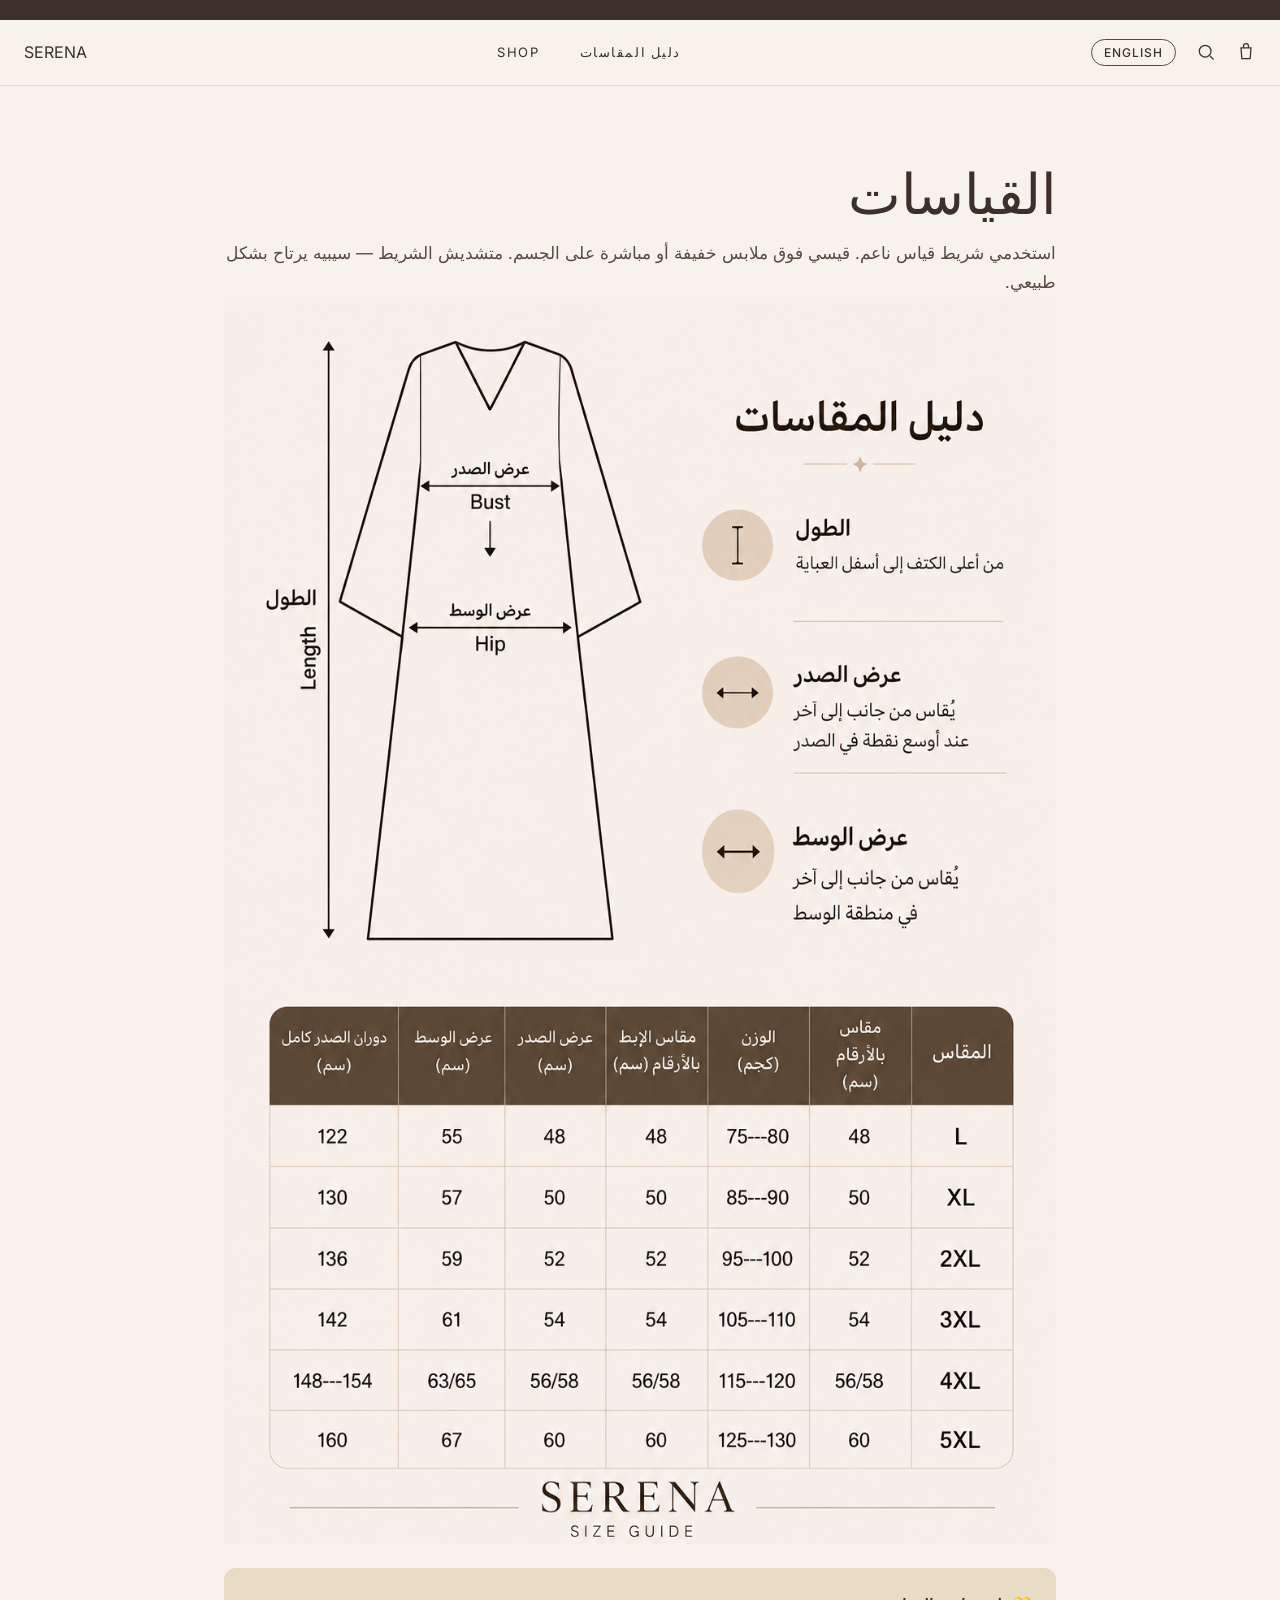
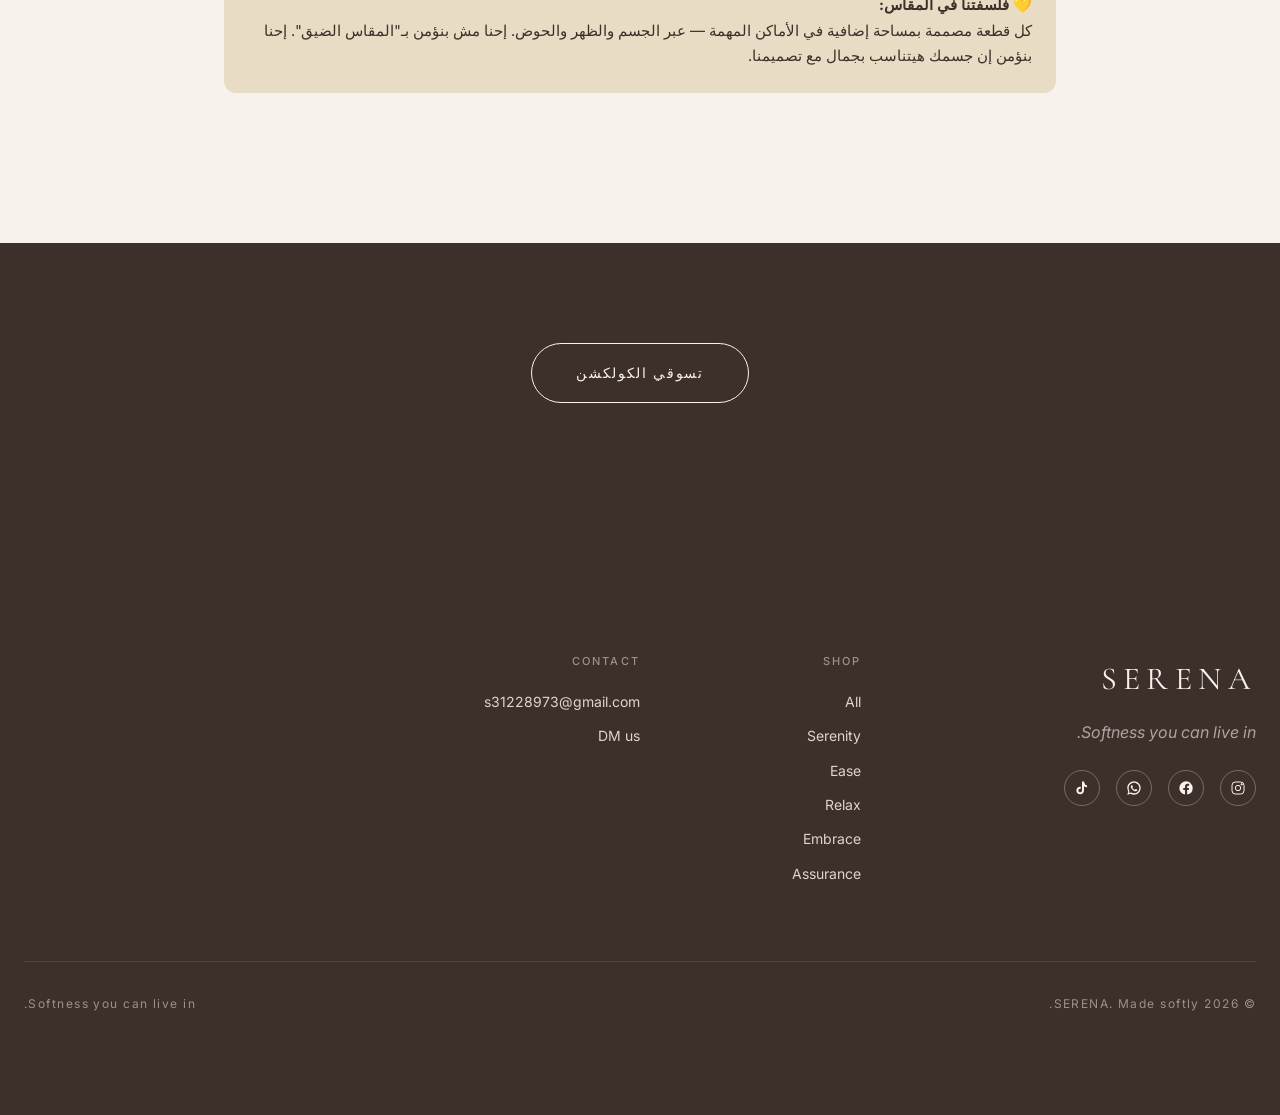
<file: size-guide.html>
<!DOCTYPE html>
<html lang="ar" dir="rtl">
<head>
  <meta charset="UTF-8">
  <meta name="viewport" content="width=device-width, initial-scale=1.0">
  <title>Size Guide — SERENA</title>
  <meta name="description" content="Find your SERENA size. Real-body fit guide.">
  <link rel="preconnect" href="https://fonts.googleapis.com">
  <link rel="preconnect" href="https://fonts.gstatic.com" crossorigin>
  <link href="https://fonts.googleapis.com/css2?family=Cormorant+Garamond:ital,wght@0,300;0,400;0,500;1,300;1,400&family=Inter:wght@300;400;500;600&display=swap" rel="stylesheet">
  <link rel="stylesheet" href="css/style.css">
  <style>
    .size-table { width:100%;border-collapse:collapse;margin-top:32px;font-size:14px }
    .size-table th, .size-table td { padding:16px 12px;text-align:left;border-bottom:1px solid var(--border) }
    .size-table th { font-size:11px;letter-spacing:var(--tracking-wider);text-transform:uppercase;color:var(--cocoa-soft);font-weight:500 }
    .size-table td { color:var(--cocoa) }
    .size-table tr:hover { background:var(--sand) }
    .fit-note { background:var(--sand);padding:24px;border-radius:var(--radius-md);margin-top:24px;font-size:15px;line-height:1.7 }
  </style>
</head>
<body>

<div class="announce">
    <div class="announce__track">
    </div>
  </div>

  <nav class="nav">
    <div class="nav__inner">
      <a href="index.html" class="nav__logo">SERENA</a>
      <div class="nav__links">
        <a href="collections.html">Shop</a>
        <a href="size-guide.html" style="color:var(--cocoa);font-weight:500" data-i18n="nav_size_guide"></a>
      
      </div>
      <div class="nav__actions">
        <button id="lang-toggle-btn" onclick="toggleLang()"></button>
        <svg class="nav__icon" viewBox="0 0 24 24" fill="none" stroke="currentColor" stroke-width="1.5"><circle cx="11" cy="11" r="7"/><path d="m21 21-4.35-4.35"/></svg>
        <a href="#" data-open-bag style="position:relative">
          <svg class="nav__icon" viewBox="0 0 24 24" fill="none" stroke="currentColor" stroke-width="1.5"><path d="M6 7h12l-1 13H7L6 7Z"/><path d="M9 7V5a3 3 0 0 1 6 0v2"/></svg>
          <span id="bag-count" style="display:none;position:absolute;top:-6px;right:-10px;background:var(--cocoa);color:var(--linen);width:18px;height:18px;border-radius:50%;font-size:10px;align-items:center;justify-content:center;">0</span>
        </a>
      </div>
    </div>
  </nav>

 

  <section class="about-section">
    <div class="container container--narrow">
      <div class="fade-up">
       <h2 class="h2" data-i18n="size_measurements"></h2>
       <p style="color:var(--cocoa-soft);margin-top:12px;font-size:17px;line-height:1.7" data-i18n="size_intro"></p>

      <img src="images/size-chart.jpg" alt="Size Chart" style="max-width: 100%; height: auto; display: block; margin: 0 auto;">

        <div class="fit-note">
        <strong data-i18n="size_fit_title"></strong><br>
          <span data-i18n="size_fit_body"></span>
        </div>

       
  </section>

  <section class="newsletter">
    <div class="container">
     <a href="collections.html" class="btn btn--ghost btn--lg" style="color:var(--linen);border-color:var(--linen)" data-i18n="size_shop_cta"></a>
    </div>
  </section>

 <footer class="footer">
    <div class="container">
      <div class="footer__grid">
        <div class="footer__brand">
          <div class="footer__brand-name">SERENA</div>
          <p class="footer__tagline">Softness you can live in.</p>
          <div class="footer__social">
             <a href="https://www.instagram.com/serena.official1" aria-label="Instagram" target="_blank">
              <svg width="16" height="16" viewBox="0 0 24 24" fill="none" stroke="currentColor" stroke-width="1.5">
                <rect x="3" y="3" width="18" height="18" rx="5"/>
                <circle cx="12" cy="12" r="4"/>
                <circle cx="17.5" cy="6.5" r="1" fill="currentColor"/>
              </svg>
            </a>
            <a href="https://www.facebook.com/serena.official1" aria-label="Facebook" target="_blank">
              <svg width="16" height="16" viewBox="0 0 24 24" fill="currentColor">
                <path d="M22 12a10 10 0 1 0-11.5 9.9v-7H7.9V12h2.6V9.8c0-2.6 1.5-4 3.9-4 1.1 0 2.3.2 2.3.2v2.5h-1.3c-1.3 0-1.7.8-1.7 1.6V12h2.9l-.5 2.9h-2.4v7A10 10 0 0 0 22 12Z"/>
              </svg>
           </a>
            <a href="https://wa.me/201037811655" aria-label="WhatsApp" target="_blank">
        <svg width="16" height="16" viewBox="0 0 24 24" fill="currentColor">
          <path d="M12 2C6.48 2 2 6.48 2 12c0 1.85.5 3.58 1.36 5.07L2 22l5.07-1.33A9.94 9.94 0 0 0 12 22c5.52 0 10-4.48 10-10S17.52 2 12 2Zm0 18c-1.6 0-3.1-.44-4.38-1.2l-.31-.18-3.01.79.8-2.93-.2-.32A7.94 7.94 0 0 1 4 12c0-4.41 3.59-8 8-8s8 3.59 8 8-3.59 8-8 8Zm4.4-5.6c-.24-.12-1.42-.7-1.64-.78-.22-.08-.38-.12-.54.12-.16.24-.62.78-.76.94-.14.16-.28.18-.52.06-.24-.12-1.01-.37-1.92-1.18-.71-.63-1.19-1.42-1.33-1.66-.14-.24-.02-.37.1-.49.11-.11.24-.28.36-.42.12-.14.16-.24.24-.4.08-.16.04-.3-.02-.42-.06-.12-.54-1.3-.74-1.78-.2-.47-.4-.4-.54-.41h-.46c-.16 0-.42.06-.64.3-.22.24-.84.82-.84 2s.86 2.32.98 2.48c.12.16 1.69 2.58 4.1 3.62.57.25 1.02.4 1.37.51.58.18 1.1.16 1.52.1.46-.07 1.42-.58 1.62-1.14.2-.56.2-1.04.14-1.14-.06-.1-.22-.16-.46-.28Z"/>
              </svg>
              <a href="https://www.tiktok.com/@serena..official1?_r=1&_t=ZS-98Av37Vs2h0" aria-label="TikTok" target="_blank">
        <svg width="16" height="16" viewBox="0 0 24 24" fill="currentColor">
          <path d="M16.6 5.82c-1.02-.9-1.6-2.16-1.6-3.55h-3.02v13.5c0 1.5-1.22 2.72-2.72 2.72s-2.72-1.22-2.72-2.72 1.22-2.72 2.72-2.72c.3 0 .58.05.85.13v-3.06c-.28-.04-.56-.06-.85-.06-3.16 0-5.72 2.56-5.72 5.72s2.56 5.72 5.72 5.72 5.72-2.56 5.72-5.72V9.4a7.4 7.4 0 0 0 4.6 1.6V8c-1.02 0-1.95-.35-2.68-.94a4.83 4.83 0 0 1-.3-1.24Z"/>
        </svg>
      </a>
            </a>
          </div>
        </div>
        <div class="footer__col"><h4>Shop</h4><ul><li><a href="collections.html">All</a></li><li><a href="collections.html">Serenity</a></li><li><a href="collections.html">Ease</a></li><li><a href="collections.html">Relax</a></li><li><a href="collections.html">Embrace</a></li><li><a href="collections.html">Assurance</a></li></ul></div>
        <div class="footer__col"><h4>Contact</h4><ul><li><a href="mailto:s31228973@gmail.com">s31228973@gmail.com</a></li><li><a href="#">DM us</a></li></ul></div>
      </div>
      <div class="footer__bottom">
        <div>© 2026 SERENA. Made softly.</div>
        <div>Softness you can live in.</div>
      </div>
    </div>
  </footer>

  <div class="drawer__overlay" id="drawer-overlay"></div>
  <aside class="drawer" id="drawer">
    <div class="drawer__head"><h3>Your bag</h3><button class="drawer__close" id="drawer-close">✕</button></div>
    <div class="drawer__body" id="drawer-body"></div>
    <div class="drawer__foot" id="drawer-foot">
      <div class="drawer__total"><span>Subtotal</span><span id="drawer-total">$0</span></div>
      <a href="#" class="btn btn--primary">Checkout</a>
    </div>
  </aside>

  <div class="toast" id="toast"></div>

  <script src="js/lang.js"></script>
  <script src="js/main.js"></script>
</body>
</html>
</file>
<file: css/style.css>
/* =============================================
   SERENA — Brand Stylesheet
   Premium sleepwear & loungewear for women.
   ============================================= */

/* ---------- TOKENS ---------- */
:root {
  --cocoa: #3D2F2A;
  --cocoa-soft: #5A4842;
  --sand: #E8DCC4;
  --linen: #F7F3EC;
  --warm-beige: #C9A87C;
  --accent-gold: #D4A574;
  --white: #FFFFFF;
  --border: rgba(61, 47, 42, 0.12);
  --shadow-sm: 0 2px 8px rgba(61, 47, 42, 0.04);
  --shadow-md: 0 8px 24px rgba(61, 47, 42, 0.08);
  --shadow-lg: 0 20px 60px rgba(61, 47, 42, 0.12);

  --font-display: 'Cormorant Garamond', 'Times New Roman', serif;
  --font-body: 'Inter', -apple-system, BlinkMacSystemFont, sans-serif;

  --tracking-wide: 0.12em;
  --tracking-wider: 0.2em;

  --radius-sm: 4px;
  --radius-md: 12px;
  --radius-pill: 999px;

  --t-fast: 200ms ease;
  --t-base: 400ms ease;
  --t-slow: 700ms ease;
}

/* ---------- RESET ---------- */
*, *::before, *::after { box-sizing: border-box; margin: 0; padding: 0; }
html { scroll-behavior: smooth; }
body {
  font-family: var(--font-body);
  font-weight: 400;
  font-size: 16px;
  line-height: 1.6;
  color: var(--cocoa);
  background: var(--linen);
  -webkit-font-smoothing: antialiased;
  -moz-osx-font-smoothing: grayscale;
}
img, svg { max-width: 100%; display: block; }
a { color: inherit; text-decoration: none; }
button { font-family: inherit; cursor: pointer; border: none; background: none; }
input, select, textarea { font-family: inherit; font-size: inherit; }
ul, ol { list-style: none; }

/* ---------- TYPOGRAPHY ---------- */
.display, .h1, .h2, .h3 {
  font-family: var(--font-display);
  font-weight: 300;
  line-height: 1.1;
  letter-spacing: -0.01em;
}
.display { font-size: clamp(56px, 9vw, 120px); font-weight: 300; }
.h1 { font-size: clamp(40px, 6vw, 80px); }
.h2 { font-size: clamp(32px, 4.5vw, 56px); }
.h3 { font-size: clamp(24px, 3vw, 36px); }

.eyebrow {
  font-family: var(--font-body);
  font-size: 12px;
  font-weight: 500;
  text-transform: uppercase;
  letter-spacing: var(--tracking-wider);
  color: var(--cocoa-soft);
  display: inline-block;
  margin-bottom: 20px;
}

.lede {
  font-size: clamp(17px, 1.5vw, 20px);
  line-height: 1.7;
  color: var(--cocoa-soft);
  font-weight: 300;
  max-width: 640px;
}

.serif-italic { font-style: italic; font-weight: 400; }

/* ---------- LAYOUT ---------- */
.container {
  width: 100%;
  max-width: 1280px;
  margin: 0 auto;
  padding: 0 24px 70px;
}
.container--narrow { max-width: 880px; }
.section { padding: clamp(64px, 10vw, 140px) 0; }
.section--tight { padding: clamp(48px, 7vw, 96px) 0; }
.text-center { text-align: center; }
.mx-auto { margin-left: auto; margin-right: auto; }

/* ---------- ANNOUNCEMENT BAR ---------- */
.announce {
  background: var(--cocoa);
  color: var(--linen);
  font-size: 12px;
  letter-spacing: var(--tracking-wide);
  text-align: center;
  padding: 10px 16px;
  overflow: hidden;
  position: relative;
}
.announce__track {
  display: flex;
  gap: 80px;
  animation: scrollAnnounce 30s linear infinite;
  white-space: nowrap;
}
.announce__track span { display: inline-block; }
@keyframes scrollAnnounce {
  from { transform: translateX(0); }
  to { transform: translateX(-50%); }
}

/* ---------- NAV ---------- */
.nav {
  position: sticky;
  top: 0;
  z-index: 50;
  background: rgba(247, 243, 236, 0.85);
  backdrop-filter: blur(12px);
  -webkit-backdrop-filter: blur(12px);
  border-bottom: 1px solid var(--border);
}
.nav__inner {
  display: flex;
  align-items: center;
  justify-content: space-between;
  padding: 18px 24px;
  max-width: 1440px;
  margin: 0 auto;
}
.nav__logo {
  display: flex;
  align-items: center;
}

.nav__logo img {
  height: 80px;
  width: auto;
}
.nav__links {
  display: flex;
  gap: 40px;
  font-size: 13px;
  letter-spacing: var(--tracking-wide);
  text-transform: uppercase;
}
.nav__links a { position: relative; padding: 4px 0; }
.nav__links a::after {
  content: '';
  position: absolute;
  bottom: -2px;
  left: 0;
  width: 0;
  height: 1px;
  background: var(--cocoa);
  transition: width var(--t-base);
}
.nav__links a:hover::after { width: 100%; }
.nav__actions {
  display: flex;
  gap: 20px;
  align-items: center;
}
.nav__icon {
  width: 20px;
  height: 20px;
  cursor: pointer;
  transition: opacity var(--t-fast);
}
.nav__icon:hover { opacity: 0.6; }
.nav__mobile-toggle { display: none; }

@media (max-width: 768px) {
  .nav__mobile-toggle {
    display: flex;
    flex-direction: column;
    gap: 4px;
  }
  .nav__mobile-toggle span {
    width: 20px;
    height: 1.5px;
    background: var(--cocoa);
    transition: transform var(--t-base);
  }
}

/* ---------- BUTTONS ---------- */
.btn {
  display: inline-flex;
  align-items: center;
  justify-content: center;
  gap: 8px;
  padding: 14px 32px;
  font-family: var(--font-body);
  font-size: 13px;
  font-weight: 500;
  letter-spacing: var(--tracking-wide);
  text-transform: uppercase;
  border-radius: var(--radius-pill);
  cursor: pointer;
  transition: all var(--t-base);
  border: 1px solid transparent;
}
.btn--primary {
  background: var(--cocoa);
  color: var(--linen);
}
.btn--primary:hover {
  background: var(--cocoa-soft);
  transform: translateY(-1px);
  box-shadow: var(--shadow-md);
}
.btn--ghost {
  background: transparent;
  color: var(--cocoa);
  border-color: var(--cocoa);
}
.btn--ghost:hover {
  background: var(--cocoa);
  color: var(--linen);
}
.btn--link {
  padding: 6px 0;
  background: transparent;
  color: var(--cocoa);
  border: none;
  border-bottom: 1px solid var(--cocoa);
  border-radius: 0;
  text-transform: uppercase;
}
.btn--lg { padding: 18px 44px; font-size: 14px; }

/* ---------- HERO ---------- */
.hero {
  position: relative;
  min-height: 92vh;
  display: flex;
  align-items: center;
  overflow: hidden;
  background: var(--linen);
}
.hero__bg {
  position: absolute;
  inset: 0;
  z-index: 0;
}
.hero__bg svg { width: 100%; height: 100%; }
.hero__content {
  position: relative;
  z-index: 2;
  max-width: 720px;
  padding: 80px 0;
}
.hero__eyebrow { color: var(--warm-beige); }
.hero__actions {
  display: flex;
  gap: 16px;
  margin-top: 40px;
  flex-wrap: wrap;
}
.hero__scroll {
  position: absolute;
  bottom: 40px;
  left: 50%;
  transform: translateX(-50%);
  font-size: 11px;
  letter-spacing: var(--tracking-wider);
  text-transform: uppercase;
  color: var(--cocoa-soft);
  z-index: 2;
  display: flex;
  flex-direction: column;
  align-items: center;
  gap: 8px;
  opacity: 0.7;
}
.hero__scroll-line {
  width: 1px;
  height: 40px;
  background: var(--cocoa);
  animation: scrollLine 2s ease-in-out infinite;
  transform-origin: top;
}
@keyframes scrollLine {
  0%, 100% { transform: scaleY(0.4); }
  50% { transform: scaleY(1); }
}

/* ---------- MARQUEE / KEYWORDS ---------- */
.keywords {
  background: var(--sand);
  padding: 24px 0;
  overflow: hidden;
  border-top: 1px solid var(--border);
  border-bottom: 1px solid var(--border);
}
.keywords__track {
  display: flex;
  gap: 60px;
  animation: scrollKeywords 40s linear infinite;
  white-space: nowrap;
  font-family: var(--font-display);
  font-size: 32px;
  font-style: italic;
  color: var(--cocoa);
  font-weight: 300;
}
.keywords__track span { display: inline-block; padding: 0 30px; }
.keywords__dot {
  display: inline-block;
  width: 6px;
  height: 6px;
  border-radius: 50%;
  background: var(--warm-beige);
  vertical-align: middle;
  margin: 0 30px;
}
@keyframes scrollKeywords {
  from { transform: translateX(0); }
  to { transform: translateX(-50%); }
}

/* ---------- PROMISES / FIVE WORDS ---------- */
.promises {
  background: var(--linen);
}
.promises__grid {
  display: grid;
  grid-template-columns: repeat(5, 1fr);
  gap: 24px;
  margin-top: 80px;
}
.promise {
  text-align: center;
  padding: 32px 16px;
  position: relative;
}
.promise__num {
  font-family: var(--font-display);
  font-size: 14px;
  letter-spacing: var(--tracking-wider);
  color: var(--warm-beige);
  margin-bottom: 16px;
}
.promise__word {
  font-family: var(--font-display);
  font-size: 28px;
  font-weight: 400;
  margin-bottom: 12px;
  font-style: italic;
}
.promise__desc {
  font-size: 13px;
  color: var(--cocoa-soft);
  line-height: 1.6;
}
@media (max-width: 768px) {
  .promises__grid { grid-template-columns: repeat(2, 1fr); gap: 16px; }
  .promise__word { font-size: 22px; }
}

/* ---------- COLLECTIONS / PRODUCTS ---------- */
.products {
  display: grid;
  grid-template-columns: repeat(3, 1fr);
  gap: 32px;
  margin-top: 60px;
}
.products--four { grid-template-columns: repeat(4, 1fr); }
@media (max-width: 900px) {
  .products { grid-template-columns: repeat(2, 1fr); gap: 20px; }
}
@media (max-width: 540px) {
  .products, .products--four { grid-template-columns: repeat(2, 1fr); gap: 14px; }
}
.product {
  position: relative;
  cursor: pointer;
  transition: transform var(--t-base);
}
.product:hover { transform: translateY(-4px); }
.product__media {
  aspect-ratio: 3/4;
  background: var(--sand);
  border-radius: var(--radius-md);
  overflow: hidden;
  position: relative;
  margin-bottom: 16px;
}
.product__media svg { width: 100%; height: 100%; transition: transform var(--t-slow); }
.product:hover .product__media svg { transform: scale(1.04); }
.product__tag {
  position: absolute;
  top: 12px;
  left: 12px;
  background: var(--cocoa);
  color: var(--linen);
  font-size: 10px;
  letter-spacing: var(--tracking-wide);
  text-transform: uppercase;
  padding: 6px 10px;
  border-radius: var(--radius-pill);
  z-index: 2;
}
.product__name {
  font-family: var(--font-display);
  font-size: 22px;
  font-weight: 400;
  margin-bottom: 4px;
}
.product__mood {
  font-size: 13px;
  color: var(--cocoa-soft);
  font-style: italic;
  margin-bottom: 8px;
}
.product__price {
  font-size: 15px;
  letter-spacing: var(--tracking-wide);
  font-weight: 500;
}
.product__quick {
  position: absolute;
  bottom: 80px;
  left: 12px;
  right: 12px;
  opacity: 0;
  transform: translateY(8px);
  transition: all var(--t-base);
  z-index: 2;
}
.product:hover .product__quick { opacity: 1; transform: translateY(0); }

/* ---------- STORY TEASER (split) ---------- */
.split {
  display: grid;
  grid-template-columns: 1fr 1fr;
  gap: 80px;
  align-items: center;
}
@media (max-width: 900px) { .split { grid-template-columns: 1fr; gap: 40px; } }
.split__media {
  aspect-ratio: 4/5;
  background: var(--sand);
  border-radius: var(--radius-md);
  overflow: hidden;
  position: relative;
}
.split__media svg { width: 100%; height: 100%; }
.split__copy h2 { margin-bottom: 24px; }
.split__copy .lede { margin-bottom: 32px; }

/* ---------- PROMISE STRIP ---------- */
.pstrip {
  background: var(--sand);
  padding: 64px 0;
}
.pstrip__grid {
  display: grid;
  grid-template-columns: repeat(4, 1fr);
  gap: 32px;
}
@media (max-width: 768px) { .pstrip__grid { grid-template-columns: repeat(2, 1fr); gap: 24px; } }
.pstrip__item { text-align: center; }
.pstrip__icon {
  width: 40px;
  height: 40px;
  margin: 0 auto 16px;
  color: var(--cocoa);
}
.pstrip__title {
  font-family: var(--font-display);
  font-size: 18px;
  margin-bottom: 6px;
}
.pstrip__sub { font-size: 13px; color: var(--cocoa-soft); }

/* ---------- NEWSLETTER ---------- */
.newsletter {
  background: var(--cocoa);
  color: var(--linen);
  padding: 100px 0;
  text-align: center;
}
.newsletter h2 { color: var(--linen); margin-bottom: 16px; }
.newsletter p { color: rgba(247, 243, 236, 0.75); margin-bottom: 40px; max-width: 500px; margin-left: auto; margin-right: auto; }
.newsletter__form {
  display: flex;
  gap: 0;
  max-width: 480px;
  margin: 0 auto;
  border: 1px solid rgba(247, 243, 236, 0.3);
  border-radius: var(--radius-pill);
  overflow: hidden;
}
.newsletter__input {
  flex: 1;
  background: transparent;
  border: none;
  color: var(--linen);
  padding: 16px 24px;
  outline: none;
}
.newsletter__input::placeholder { color: rgba(247, 243, 236, 0.5); }
.newsletter__submit {
  background: var(--linen);
  color: var(--cocoa);
  padding: 16px 28px;
  font-size: 12px;
  letter-spacing: var(--tracking-wide);
  text-transform: uppercase;
  font-weight: 500;
  transition: background var(--t-base);
}
.newsletter__submit:hover { background: var(--sand); }

/* ---------- FOOTER ---------- */
.footer {
  background: var(--cocoa);
  color: var(--linen);
  padding: 80px 0 32px;
}
.footer__grid {
  display: grid;
  grid-template-columns: 2fr 1fr 1fr 1fr 1fr;
  gap: 48px;
  margin-bottom: 64px;
}
@media (max-width: 768px) {
  .footer__grid { grid-template-columns: 1fr 1fr; gap: 32px; }
}
.footer__brand-name {
  font-family: var(--font-display);
  font-size: 32px;
  font-weight: 400;
  letter-spacing: var(--tracking-wider);
  margin-bottom: 16px;
}
.footer__tagline {
  font-style: italic;
  color: rgba(247, 243, 236, 0.6);
  margin-bottom: 24px;
  max-width: 280px;
}
.footer__social { display: flex; gap: 16px; }
.footer__social a {
  width: 36px;
  height: 36px;
  border-radius: 50%;
  border: 1px solid rgba(247, 243, 236, 0.3);
  display: flex;
  align-items: center;
  justify-content: center;
  transition: all var(--t-base);
}
.footer__social a:hover { background: var(--linen); color: var(--cocoa); border-color: var(--linen); }
.footer__col h4 {
  font-size: 11px;
  letter-spacing: var(--tracking-wider);
  text-transform: uppercase;
  margin-bottom: 20px;
  font-weight: 500;
  color: rgba(247, 243, 236, 0.5);
}
.footer__col ul li { margin-bottom: 12px; font-size: 14px; }
.footer__col ul li a { color: rgba(247, 243, 236, 0.85); transition: color var(--t-fast); }
.footer__col ul li a:hover { color: var(--linen); }
.footer__bottom {
  border-top: 1px solid rgba(247, 243, 236, 0.1);
  padding-top: 32px;
  display: flex;
  justify-content: space-between;
  align-items: center;
  flex-wrap: wrap;
  gap: 16px;
  font-size: 12px;
  color: rgba(247, 243, 236, 0.5);
  letter-spacing: var(--tracking-wide);
}

/* ---------- PRODUCT DETAIL ---------- */
.pd {
  display: grid;
  grid-template-columns: 1.2fr 1fr;
  gap: 80px;
  padding: 60px 0;
}
@media (max-width: 900px) { .pd { grid-template-columns: 1fr; gap: 40px; } }
.pd__gallery {
  display: grid;
  grid-template-columns: 1fr;
  gap: 16px;
}
.pd__main-img {
  aspect-ratio: 4/5;
  background: var(--sand);
  border-radius: var(--radius-md);
  overflow: hidden;
}
.pd__main-img svg { width: 100%; height: 100%; }
.pd__thumbs {
  display: grid;
  grid-template-columns: repeat(4, 1fr);
  gap: 12px;
}
.pd__thumb {
  aspect-ratio: 1;
  background: var(--sand);
  border-radius: var(--radius-sm);
  overflow: hidden;
  cursor: pointer;
  border: 2px solid transparent;
  transition: border var(--t-fast);
}
.pd__thumb--active { border-color: var(--cocoa); }
.pd__thumb svg { width: 100%; height: 100%; }
.pd__info { padding-top: 20px; }
.pd__breadcrumbs {
  font-size: 12px;
  letter-spacing: var(--tracking-wide);
  text-transform: uppercase;
  color: var(--cocoa-soft);
  margin-bottom: 24px;
}
.pd__breadcrumbs a:hover { color: var(--cocoa); }
.pd__title {
  font-family: var(--font-display);
  font-size: clamp(36px, 4vw, 56px);
  font-weight: 400;
  margin-bottom: 8px;
}
.pd__price { font-size: 22px; margin-bottom: 24px; font-weight: 500; }
.pd__mood {
  font-style: italic;
  color: var(--cocoa-soft);
  font-size: 17px;
  margin-bottom: 32px;
  padding-bottom: 32px;
  border-bottom: 1px solid var(--border);
}
.pd__desc { line-height: 1.8; color: var(--cocoa-soft); margin-bottom: 32px; }
.pd__details {
  margin: 32px 0;
  padding: 24px 0;
  border-top: 1px solid var(--border);
  border-bottom: 1px solid var(--border);
}
.pd__details h4 {
  font-size: 12px;
  letter-spacing: var(--tracking-wider);
  text-transform: uppercase;
  margin-bottom: 16px;
  font-weight: 500;
}
.pd__details ul li {
  font-size: 14px;
  padding: 8px 0;
  display: flex;
  gap: 12px;
  color: var(--cocoa-soft);
}
.pd__details ul li::before {
  content: '·';
  color: var(--warm-beige);
  font-weight: 700;
}
.pd__options { margin: 32px 0; }
.pd__option-label {
  font-size: 12px;
  letter-spacing: var(--tracking-wider);
  text-transform: uppercase;
  margin-bottom: 12px;
}
.pd__sizes { display: flex; gap: 8px; flex-wrap: wrap; }
.pd__size {
  width: 48px;
  height: 48px;
  border-radius: 50%;
  border: 1px solid var(--border);
  background: transparent;
  font-size: 13px;
  transition: all var(--t-fast);
}
.pd__size:hover { border-color: var(--cocoa); }
.pd__size--active {
  background: var(--cocoa);
  color: var(--linen);
  border-color: var(--cocoa);
}
.pd__cta {
  width: 100%;
  margin-bottom: 12px;
}
.pd__wishlist {
  width: 100%;
  background: transparent;
  border: 1px solid var(--border);
  padding: 16px;
  border-radius: var(--radius-pill);
  font-size: 13px;
  letter-spacing: var(--tracking-wide);
  text-transform: uppercase;
  display: flex;
  align-items: center;
  justify-content: center;
  gap: 8px;
  transition: all var(--t-fast);
}
.pd__wishlist:hover { border-color: var(--cocoa); }

/* ---------- ABOUT PAGE ---------- */
.about-hero {
  padding: 120px 0 80px;
  text-align: center;
}
.about-hero .display { margin: 0 auto 24px; max-width: 900px; }
.about-hero .lede { margin: 0 auto; text-align: center; }
.about-section { padding: 80px 0; }
.about-section .split__copy { padding: 0 20px; }
.about-story {
  font-family: var(--font-display);
  font-size: clamp(20px, 2vw, 26px);
  line-height: 1.7;
  font-style: italic;
  font-weight: 300;
  color: var(--cocoa);
  max-width: 760px;
  margin: 0 auto;
  text-align: center;
}
.about-story p { margin-bottom: 24px; }

.values {
  display: grid;
  grid-template-columns: repeat(5, 1fr);
  gap: 24px;
  margin-top: 60px;
}
@media (max-width: 768px) { .values { grid-template-columns: 1fr; } }
.value {
  text-align: center;
  padding: 32px 16px;
}
.value__num {
  font-family: var(--font-display);
  font-size: 32px;
  color: var(--warm-beige);
  margin-bottom: 16px;
}
.value__title {
  font-family: var(--font-display);
  font-size: 22px;
  font-weight: 400;
  margin-bottom: 8px;
  font-style: italic;
}

/* ---------- COLLECTION HEADER ---------- */
.coll-header {
  text-align: center;
  padding: 100px 0 60px;
}
.coll-header .display { margin-bottom: 16px; }
.coll-header .lede { margin: 0 auto; }

.filters {
  display: flex;
  justify-content: center;
  gap: 24px;
  margin: 0 0 60px;
  flex-wrap: wrap;
}
.filter-btn {
  font-size: 12px;
  letter-spacing: var(--tracking-wide);
  text-transform: uppercase;
  color: var(--cocoa-soft);
  padding: 8px 16px;
  border-radius: var(--radius-pill);
  transition: all var(--t-fast);
}
.filter-btn--active, .filter-btn:hover {
  background: var(--cocoa);
  color: var(--linen);
}

/* ---------- BAG DRAWER ---------- */
.drawer {
  position: fixed;
  top: 0;
  right: -100%;
  width: 100%;
  max-width: 480px;
  height: 100vh;
  background: var(--linen);
  z-index: 100;
  transition: right var(--t-slow);
  display: flex;
  flex-direction: column;
  box-shadow: var(--shadow-lg);
}
.drawer--open { right: 0; }
.drawer__overlay {
  position: fixed;
  inset: 0;
  background: rgba(61, 47, 42, 0.4);
  z-index: 99;
  opacity: 0;
  pointer-events: none;
  transition: opacity var(--t-base);
}
.drawer__overlay--show { opacity: 1; pointer-events: auto; }
.drawer__head {
  padding: 24px;
  display: flex;
  justify-content: space-between;
  align-items: center;
  border-bottom: 1px solid var(--border);
}
.drawer__head h3 { font-family: var(--font-display); font-size: 24px; }
.drawer__close {
  width: 32px;
  height: 32px;
  display: flex;
  align-items: center;
  justify-content: center;
  font-size: 20px;
  color: var(--cocoa-soft);
}
.drawer__body {
  flex: 1;
  overflow-y: auto;
  padding: 24px;
}
.drawer__item {
  display: grid;
  grid-template-columns: 80px 1fr auto;
  gap: 16px;
  padding: 16px 0;
  border-bottom: 1px solid var(--border);
  align-items: center;
}
.drawer__item-img {
  width: 80px;
  height: 100px;
  background: var(--sand);
  border-radius: var(--radius-sm);
  overflow: hidden;
}
.drawer__item-img svg { width: 100%; height: 100%; }
.drawer__item-name { font-family: var(--font-display); font-size: 18px; }
.drawer__item-meta { font-size: 13px; color: var(--cocoa-soft); margin-top: 4px; }
.drawer__item-remove {
  font-size: 11px;
  color: var(--cocoa-soft);
  text-decoration: underline;
  margin-top: 8px;
}
.drawer__item-price { font-weight: 500; }
.drawer__empty {
  text-align: center;
  padding: 80px 24px;
  color: var(--cocoa-soft);
}
.drawer__empty p { margin-bottom: 24px; }
.drawer__foot {
  padding: 24px;
  border-top: 1px solid var(--border);
}
.drawer__total {
  display: flex;
  justify-content: space-between;
  margin-bottom: 16px;
  font-size: 18px;
  font-weight: 500;
}
.drawer__foot .btn { width: 100%; }

/* ---------- TOAST ---------- */
.toast {
  position: fixed;
  bottom: 24px;
  left: 50%;
  transform: translateX(-50%) translateY(100px);
  background: var(--cocoa);
  color: var(--linen);
  padding: 14px 24px;
  border-radius: var(--radius-pill);
  font-size: 14px;
  z-index: 200;
  opacity: 0;
  transition: all var(--t-base);
  box-shadow: var(--shadow-lg);
}
.toast--show { opacity: 1; transform: translateX(-50%) translateY(0); }

/* ---------- FADE-UP ANIMATION ---------- */
.fade-up {
  opacity: 0;
  transform: translateY(20px);
  transition: opacity 800ms ease, transform 800ms ease;
}
.fade-up.is-visible {
  opacity: 1;
  transform: translateY(0);
}

/* ---------- UTILITY ---------- */
.mt-0 { margin-top: 0 !important; }
.mt-sm { margin-top: 16px; }
.mt-md { margin-top: 32px; }
.mt-lg { margin-top: 64px; }
.mb-sm { margin-bottom: 16px; }
.mb-md { margin-bottom: 32px; }
.mb-lg { margin-bottom: 64px; }
.flex { display: flex; }
.flex-center { display: flex; align-items: center; justify-content: center; }
.gap-sm { gap: 16px; }
.gap-md { gap: 32px; }
.text-soft { color: var(--cocoa-soft); }

/* ---------- MOBILE ---------- */
@media (max-width: 540px) {
  .hero__content { padding: 60px 0; }
  .hero__actions .btn { flex: 1; }
  .newsletter__form { flex-direction: column; border-radius: var(--radius-md); }
  .newsletter__input { padding: 14px 20px; }
}
/* =============================================
   LANGUAGE TOGGLE
   ============================================= */
#lang-toggle-btn {
  font-family: var(--font-body, 'Inter', sans-serif);
  font-size: 12px;
  font-weight: 500;
  letter-spacing: 0.08em;
  text-transform: uppercase;
  background: transparent;
  border: 1px solid var(--cocoa-soft, #8B7355);
  color: var(--cocoa, #3D2F2A);
  padding: 5px 12px;
  border-radius: 20px;
  cursor: pointer;
  transition: background 0.2s, color 0.2s;
  white-space: nowrap;
}
#lang-toggle-btn:hover {
  background: var(--cocoa, #3D2F2A);
  color: var(--linen, #FAF7F2);
}

/* RTL global adjustments */
[dir="rtl"] .nav__inner {
  flex-direction: row-reverse;
}
[dir="rtl"] .nav__links {
  flex-direction: row-reverse;
}
[dir="rtl"] .nav__actions {
  flex-direction: row-reverse;
}
[dir="rtl"] .hero__content,
[dir="rtl"] .text-center {
  text-align: center;
}
[dir="rtl"] .pd__breadcrumbs {
  direction: rtl;
}
[dir="rtl"] .footer__grid {
  direction: rtl;
}
[dir="rtl"] .drawer {
  right: auto;
  left: -100%;
  transition: left var(--t-slow);
}
[dir="rtl"] .drawer--open {
  left: 0;
  right: auto;
}
[dir="rtl"] .split {
  flex-direction: row-reverse;
}
[dir="rtl"] .announce__track {
  animation-direction: reverse;
}
</file>
